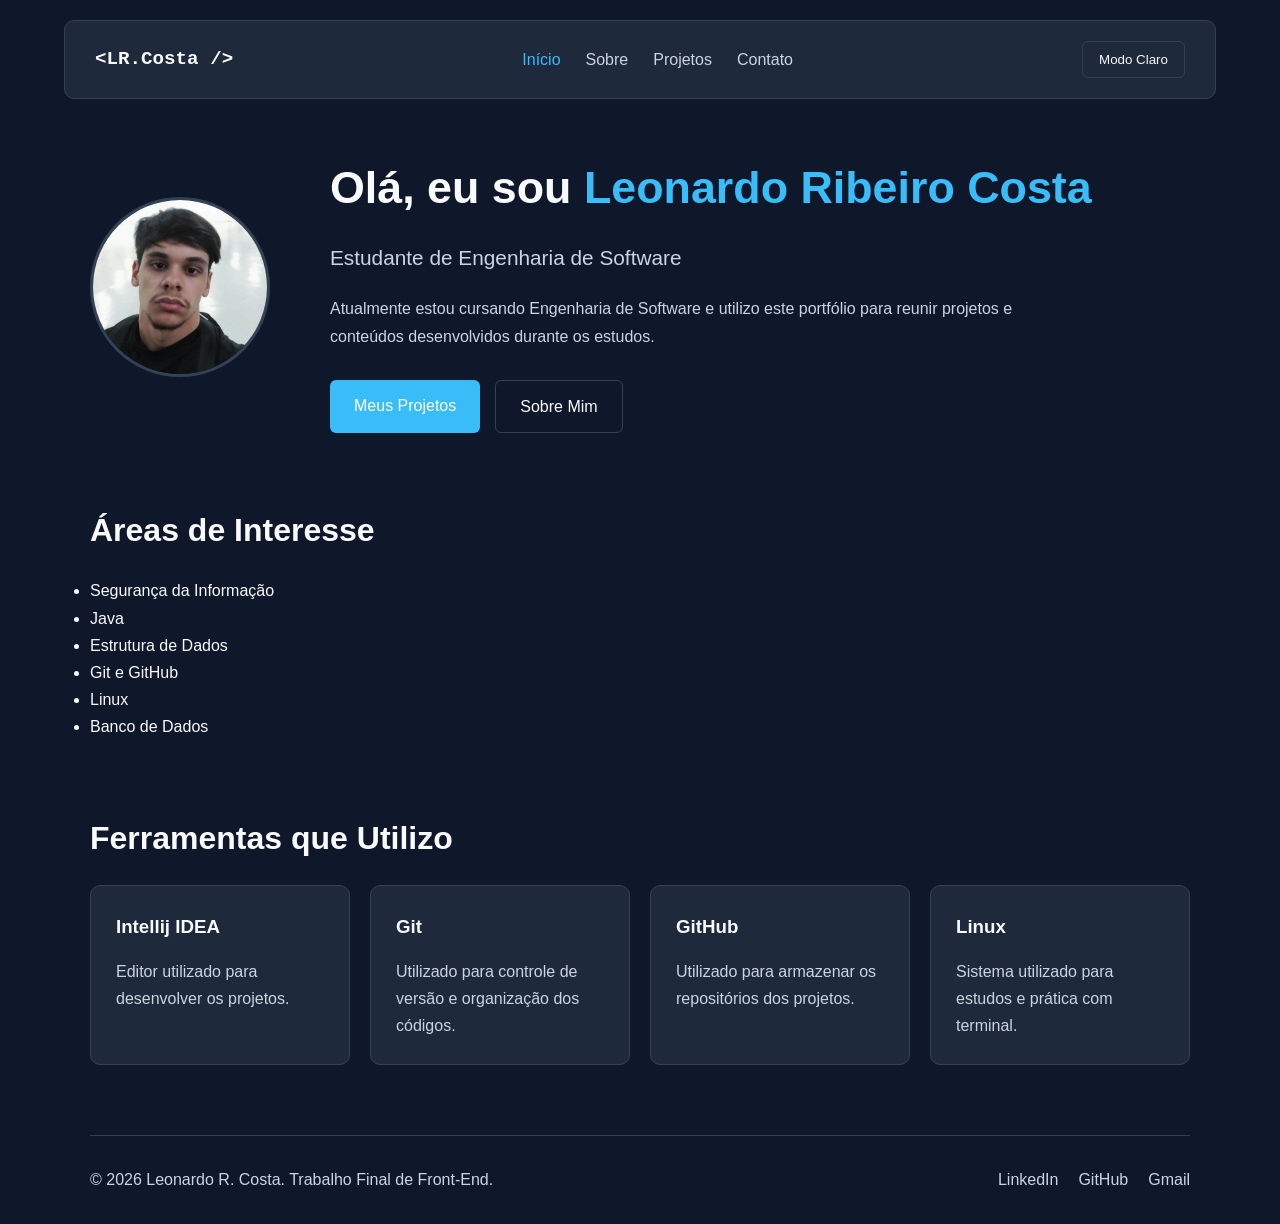
<file: index.html>
<!DOCTYPE html>
<html lang="pt-BR">

<head>

    <meta charset="UTF-8">

    <meta name="viewport"
          content="width=device-width, initial-scale=1.0">

    <meta name="description"
          content="Portfólio acadêmico de Leonardo Ribeiro Costa, estudante de Engenharia de Software.">

    <title>Leonardo R. Costa | Portfólio</title>

    <link rel="icon" href="imagens/designer-de-web.png"> 
    <link rel="stylesheet" href="css/style.css">

</head>

<body>

<header>

    <div class="logo">
        <span>&lt;LR.Costa /&gt;</span>
    </div>

    <nav>

        <ul>

            <li>
                <a href="index.html"
                   class="active">
                    Início
                </a>
            </li>

            <li>
                <a href="sobre.html">
                    Sobre
                </a>
            </li>

            <li>
                <a href="projetos.html">
                    Projetos
                </a>
            </li>

            <li>
                <a href="contato.html">
                    Contato
                </a>
            </li>

        </ul>

    </nav>

    <button id="btn-tema"
            aria-label="Alternar tema">

        Tema

    </button>

</header>


<main>

    <section class="hero-section">

        <div class="foto-container">

            <img src="imagens/imagem-perfil.jpeg"
                 alt="Foto de Leonardo Ribeiro Costa"
                 class="foto-perfil"
                 loading="lazy">

        </div>


        <div class="texto-hero">

            <h1>

                Olá, eu sou

                <span class="nome-destaque">

                    Leonardo Ribeiro Costa

                </span>

            </h1>


            <p class="subtitulo">

                Estudante de Engenharia de Software

            </p>


            <p class="descricao">

                Atualmente estou cursando Engenharia de Software e utilizo este portfólio para reunir projetos e conteúdos desenvolvidos durante os estudos.

            </p>


            <div class="botoes-acao">

                <a href="projetos.html"
                   class="btn-principal">

                    Meus Projetos

                </a>


                <a href="sobre.html"
                   class="btn-secundario">

                    Sobre Mim

                </a>

            </div>

        </div>

    </section>



    <section class="interesses">

        <h2>

            Áreas de Interesse

        </h2>

        <ul>

            <li>Segurança da Informação</li>

            <li>Java</li>

            <li>Estrutura de Dados</li>

            <li>Git e GitHub</li>

            <li>Linux</li>

            <li>Banco de Dados</li>

        </ul>

    </section>



    <section class="ferramentas">

        <h2>

            Ferramentas que Utilizo

        </h2>

        <div class="grid-skills">

            <article class="skill-box">

                <h3>Intellij IDEA</h3>

                <p>

                    Editor utilizado para desenvolver os projetos.

                </p>

            </article>


            <article class="skill-box">

                <h3>Git</h3>

                <p>

                    Utilizado para controle de versão e organização dos códigos.

                </p>

            </article>


            <article class="skill-box">

                <h3>GitHub</h3>

                <p>

                    Utilizado para armazenar os repositórios dos projetos.

                </p>

            </article>


            <article class="skill-box">

                <h3>Linux</h3>

                <p>

                    Sistema utilizado para estudos e prática com terminal.

                </p>

            </article>

        </div>

    </section>

</main>



<footer>

    <p>

        &copy; 2026 Leonardo R. Costa.
        Trabalho Final de Front-End.

    </p>


    <div class="redes-sociais">

        <a href="https://linkedin.com"
           target="_blank"
           rel="noopener noreferrer">

            LinkedIn

        </a>


        <a href="https://github.com/LeonardoRibeiro11"
           target="_blank"
           rel="noopener noreferrer">

            GitHub

        </a>

       <a href="https://mail.google.com/mail/?view=cm&fs=1&to=leonardoribeiro11@edu.unifil.br" target="_blank">Gmail</a>

    </div>

</footer>


<button id="btn-topo"
        aria-label="Voltar ao topo">

    ↑

</button>


<script src="js/script.js"></script>

</body>

</html>
</file>
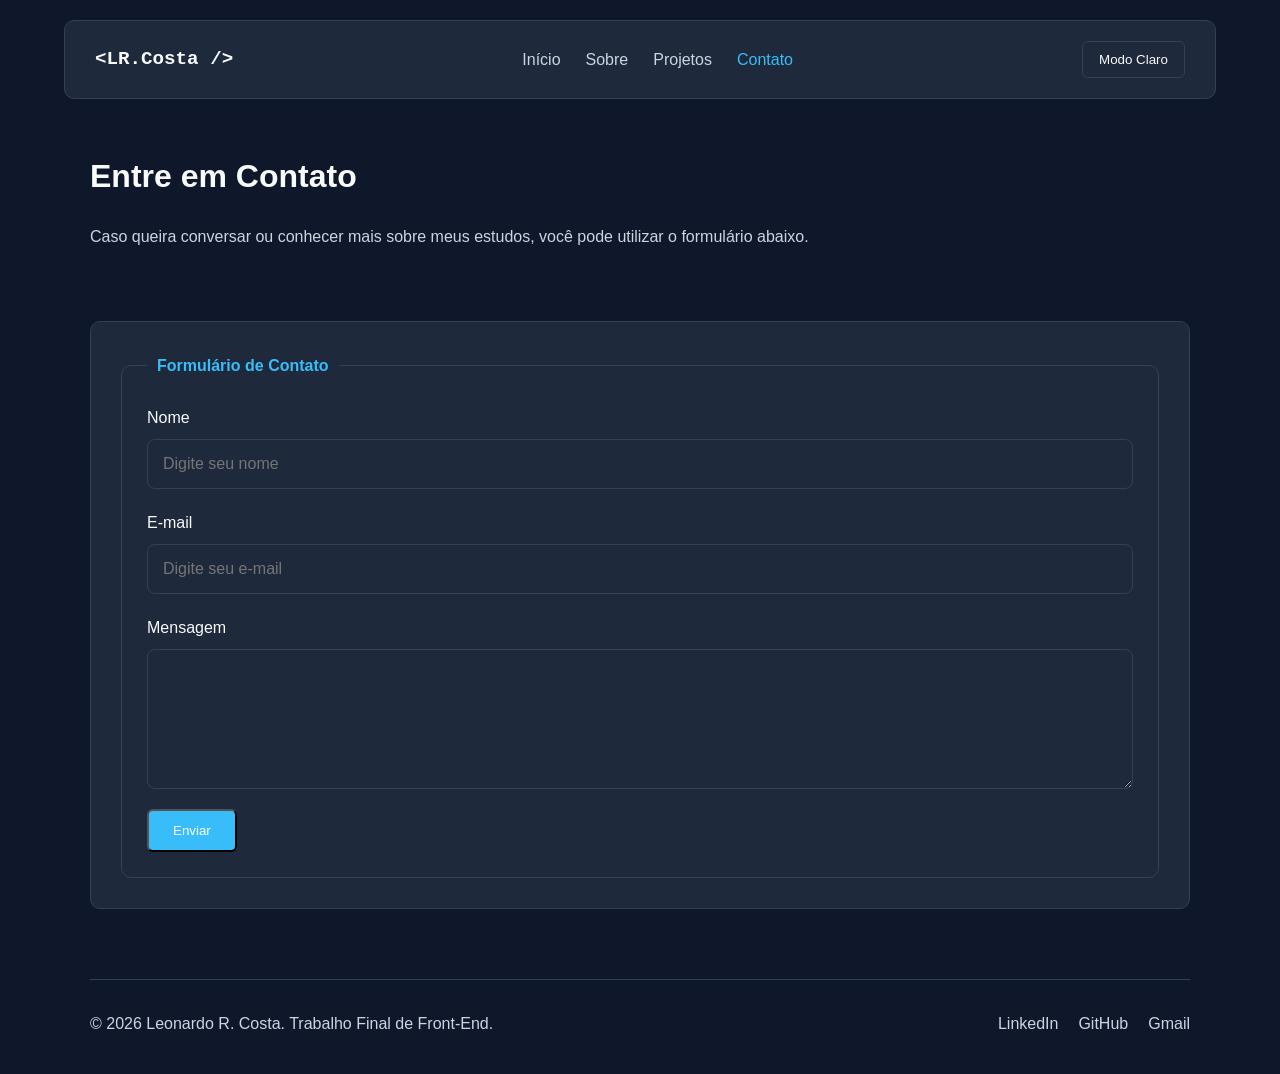
<file: contato.html>
<!DOCTYPE html>
<html lang="pt-BR">

<head>

    <meta charset="UTF-8">

    <meta name="viewport"
          content="width=device-width, initial-scale=1.0">

    <meta name="description"
          content="Página de contato do portfólio acadêmico de Leonardo Ribeiro Costa.">

    <title>Contato | Leonardo R. Costa</title>
    
    <link rel="icon" href="imagens/designer-de-web.png"> 
    <link rel="stylesheet" href="css/style.css">

</head>

<body>

<header>

    <div class="logo">

        <span>&lt;LR.Costa /&gt;</span>

    </div>

    <nav>

        <ul>

            <li>
                <a href="index.html">
                    Início
                </a>
            </li>

            <li>
                <a href="sobre.html">
                    Sobre
                </a>
            </li>

            <li>
                <a href="projetos.html">
                    Projetos
                </a>
            </li>

            <li>
                <a href="contato.html"
                   class="active">
                    Contato
                </a>
            </li>

        </ul>

    </nav>

    <button id="btn-tema"
            aria-label="Alternar tema">

        Tema

    </button>

</header>


<main>

    <section>

        <h2>

            Entre em Contato

        </h2>

        <p class="subtitulo-contato">

            Caso queira conversar ou conhecer mais sobre meus estudos, você pode utilizar o formulário abaixo.

        </p>

    </section>



    <section class="formulario">

        <form>

            <fieldset>

                <legend>

                    Formulário de Contato

                </legend>



                <div class="campo">

                    <label for="nome">

                        Nome

                    </label>

                    <input
                        type="text"
                        id="nome"
                        placeholder="Digite seu nome"
                        required>

                </div>



                <div class="campo">

                    <label for="email">

                        E-mail

                    </label>

                    <input
                        type="email"
                        id="email"
                        placeholder="Digite seu e-mail"
                        required>

                </div>



                <div class="campo">

                    <label for="mensagem">

                        Mensagem

                    </label>

                    <textarea
                        id="mensagem"
                        rows="6"
                        placeholder="Digite sua mensagem"
                        required>

                    </textarea>

                </div>



                <button
                    type="submit"
                    class="btn-principal">

                    Enviar

                </button>

            </fieldset>

        </form>

    </section>

</main>



<footer>

    <p>

        &copy; 2026 Leonardo R. Costa.
        Trabalho Final de Front-End.

    </p>

    <div class="redes-sociais">

        <a href="https://linkedin.com"
           target="_blank"
           rel="noopener noreferrer">

            LinkedIn

        </a>

        <a href="https://github.com/LeonardoRibeiro11"
           target="_blank"
           rel="noopener noreferrer">

            GitHub

        </a>

        <a href="https://mail.google.com/mail/?view=cm&fs=1&to=leonardoribeiro11@edu.unifil.br" target="_blank">Gmail</a>

    </div>

</footer>


<button id="btn-topo"
        aria-label="Voltar ao topo">

    ↑

</button>


<script src="js/script.js"></script>

</body>

</html>
</file>
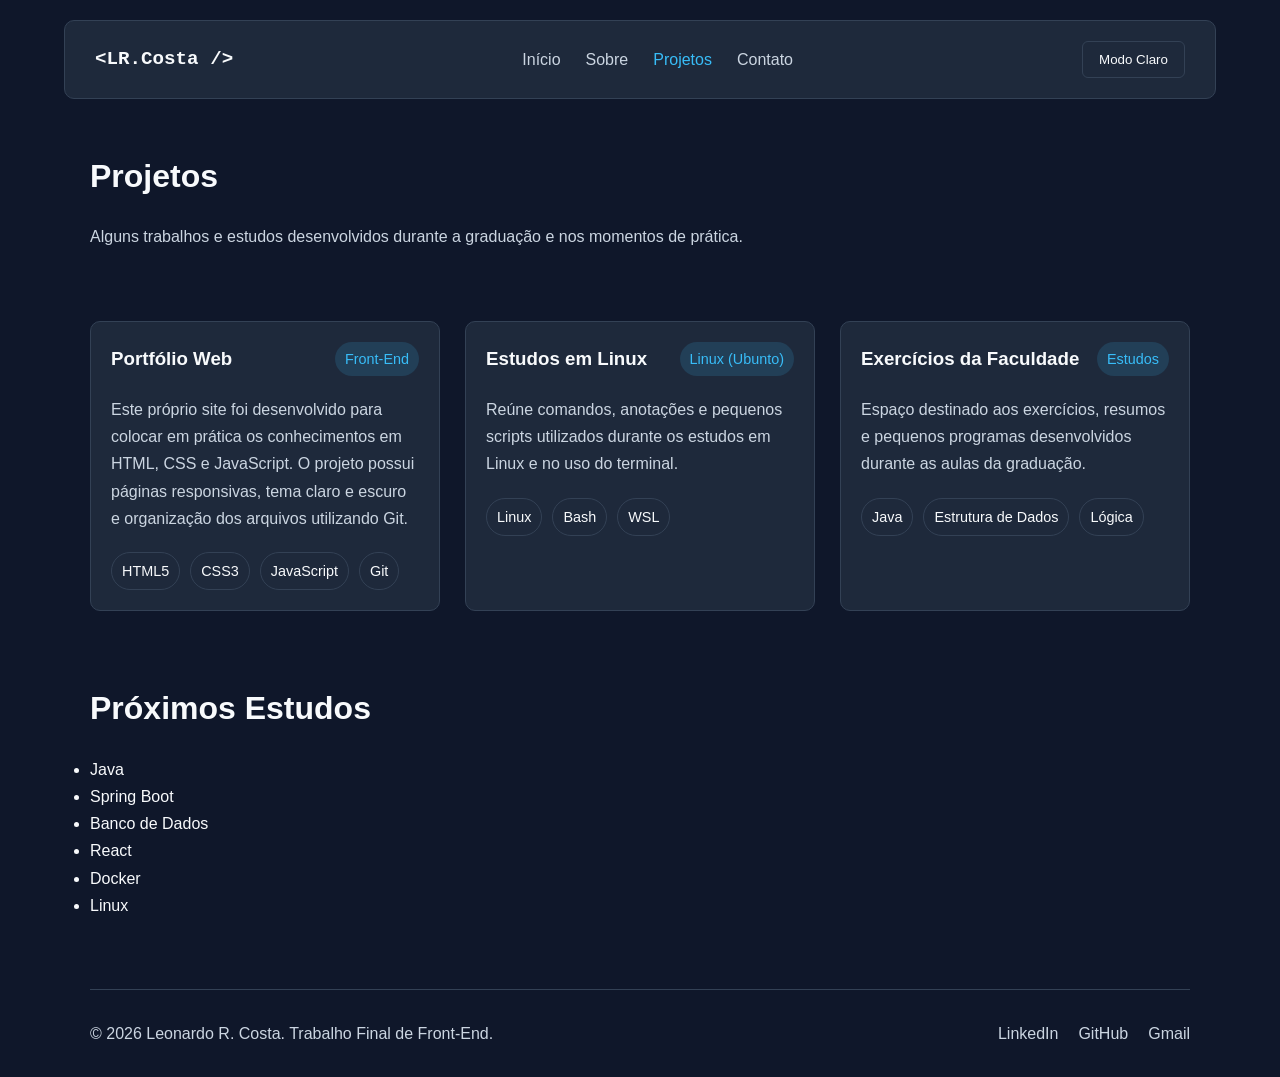
<file: projetos.html>
<!DOCTYPE html>
<html lang="pt-BR">

<head>

    <meta charset="UTF-8">

    <meta name="viewport"
          content="width=device-width, initial-scale=1.0">

    <meta name="description"
          content="Projetos e estudos desenvolvidos por Leonardo Ribeiro Costa durante a graduação em Engenharia de Software.">

    <title>Projetos | Leonardo R. Costa</title>
    
    <link rel="icon" href="imagens/designer-de-web.png"> 
    <link rel="stylesheet" href="css/style.css">

</head>

<body>

<header>

    <div class="logo">

        <span>&lt;LR.Costa /&gt;</span>

    </div>

    <nav>

        <ul>

            <li>
                <a href="index.html">
                    Início
                </a>
            </li>

            <li>
                <a href="sobre.html">
                    Sobre
                </a>
            </li>

            <li>
                <a href="projetos.html"
                   class="active">
                    Projetos
                </a>
            </li>

            <li>
                <a href="contato.html">
                    Contato
                </a>
            </li>

        </ul>

    </nav>

    <button id="btn-tema"
            aria-label="Alternar tema">

        Tema

    </button>

</header>


<main>

    <section>

        <h2>

            Projetos

        </h2>

        <p class="subtitulo-projetos">

            Alguns trabalhos e estudos desenvolvidos durante a graduação e nos momentos de prática.

        </p>

    </section>



    <section class="grid-projetos">

        <article class="projeto-card">

            <div class="card-header">

                <h3>

                    Portfólio Web

                </h3>

                <span class="badge">

                    Front-End

                </span>

            </div>

            <p class="projeto-detalhe">

                Este próprio site foi desenvolvido para colocar em prática os conhecimentos em HTML, CSS e JavaScript. O projeto possui páginas responsivas, tema claro e escuro e organização dos arquivos utilizando Git.

            </p>

            <div class="tecnologias-usadas">

                <span>HTML5</span>

                <span>CSS3</span>

                <span>JavaScript</span>

                <span>Git</span>

            </div>

        </article>



        <article class="projeto-card">

            <div class="card-header">

                <h3>

                    Estudos em Linux

                </h3>

                <span class="badge">

                    Linux (Ubunto)

                </span>

            </div>

            <p class="projeto-detalhe">

                Reúne comandos, anotações e pequenos scripts utilizados durante os estudos em Linux e no uso do terminal.

            </p>

            <div class="tecnologias-usadas">

                <span>Linux</span>

                <span>Bash</span>

                <span>WSL</span>

            </div>

        </article>



        <article class="projeto-card">

            <div class="card-header">

                <h3>

                    Exercícios da Faculdade

                </h3>

                <span class="badge">

                    Estudos

                </span>

            </div>

            <p class="projeto-detalhe">

                Espaço destinado aos exercícios, resumos e pequenos programas desenvolvidos durante as aulas da graduação.

            </p>

            <div class="tecnologias-usadas">

                <span>Java</span>

                <span>Estrutura de Dados</span>

                <span>Lógica</span>

            </div>

        </article>

    </section>



    <section class="interesses">

        <h2>

            Próximos Estudos

        </h2>

        <ul>

            <li>Java</li>

            <li>Spring Boot</li>

            <li>Banco de Dados</li>

            <li>React</li>

            <li>Docker</li>

            <li>Linux</li>

        </ul>

    </section>

</main>



<footer>

    <p>

        &copy; 2026 Leonardo R. Costa.
        Trabalho Final de Front-End.

    </p>

    <div class="redes-sociais">

        <a href="https://linkedin.com"
           target="_blank"
           rel="noopener noreferrer">

            LinkedIn

        </a>

        <a href="https://github.com/LeonardoRibeiro11"
           target="_blank"
           rel="noopener noreferrer">

            GitHub

        </a>

       <a href="https://mail.google.com/mail/?view=cm&fs=1&to=leonardoribeiro11@edu.unifil.br" target="_blank">Gmail</a>

    </div>

</footer>


<button id="btn-topo"
        aria-label="Voltar ao topo">

    ↑

</button>


<script src="js/script.js"></script>

</body>

</html>
</file>
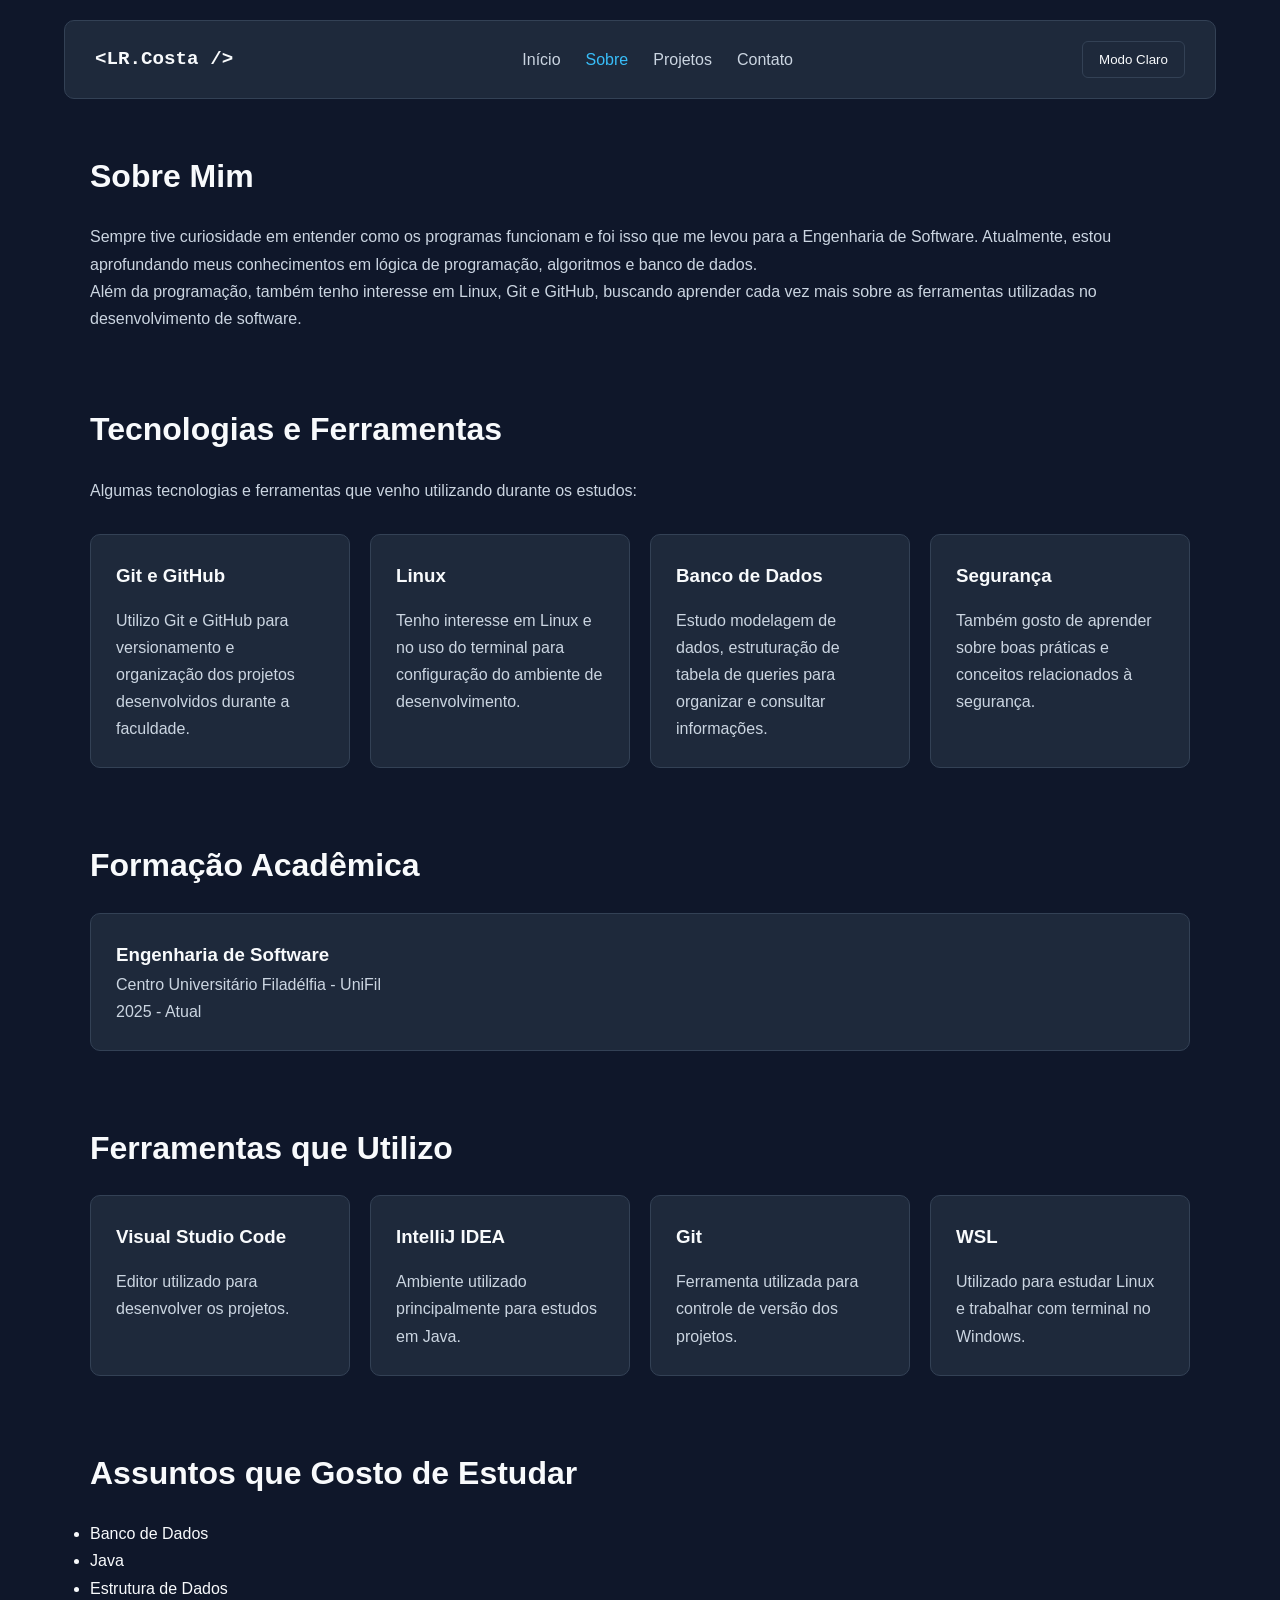
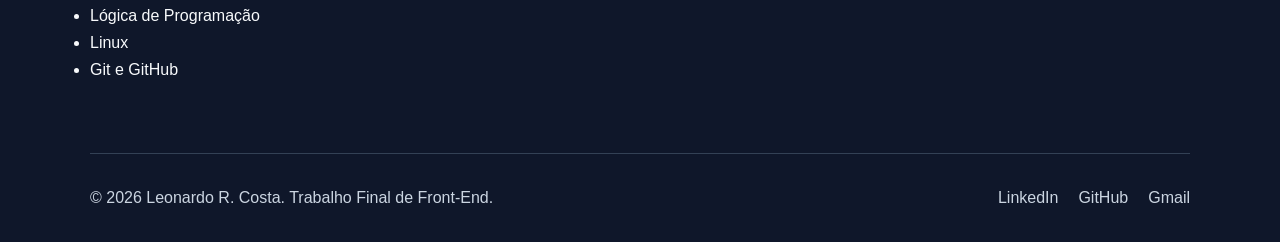
<file: sobre.html>
<!DOCTYPE html>
<html lang="pt-BR">

<head>

    <meta charset="UTF-8">

    <meta name="viewport"
          content="width=device-width, initial-scale=1.0">

    <meta name="description"
          content="Informações sobre Leonardo Ribeiro Costa e as tecnologias utilizadas durante os estudos em Engenharia de Software.">

    <title>Sobre Mim | Leonardo R. Costa</title>

    <link rel="icon" href="imagens/designer-de-web.png"> 
    <link rel="stylesheet" href="css/style.css">

</head>

<body>

<header>

    <div class="logo">

        <span>&lt;LR.Costa /&gt;</span>

    </div>

    <nav>

        <ul>

            <li>
                <a href="index.html">
                    Início
                </a>
            </li>

            <li>
                <a href="sobre.html"
                   class="active">
                    Sobre
                </a>
            </li>

            <li>
                <a href="projetos.html">
                    Projetos
                </a>
            </li>

            <li>
                <a href="contato.html">
                    Contato
                </a>
            </li>

        </ul>

    </nav>

    <button id="btn-tema"
            aria-label="Alternar tema">

        Tema

    </button>

</header>


<main>

    <section class="sobre-mim">

        <h2>

            Sobre Mim

        </h2>

        <p>

            Sempre tive curiosidade em entender como os programas funcionam e foi isso que me levou para a Engenharia de Software. Atualmente, estou aprofundando meus conhecimentos em lógica de programação, algoritmos e banco de dados.

        </p>

        <p>

            Além da programação, também tenho interesse em Linux, Git e GitHub, buscando aprender cada vez mais sobre as ferramentas utilizadas no desenvolvimento de software.

        </p>

    </section>



    <section class="stack-section">

        <h2>

            Tecnologias e Ferramentas

        </h2>

        <p class="contexto-stack">

            Algumas tecnologias e ferramentas que venho utilizando durante os estudos:

        </p>


        <div class="grid-skills">

            <article class="skill-box">

                <h3>

                    Git e GitHub

                </h3>

                <p>

                    Utilizo Git e GitHub para versionamento e organização dos projetos desenvolvidos durante a faculdade.

                </p>

            </article>


            <article class="skill-box">

                <h3>

                    Linux

                </h3>

                <p>

                    Tenho interesse em Linux e no uso do terminal para configuração do ambiente de desenvolvimento.

                </p>

            </article>


            <article class="skill-box">

                <h3>

                    Banco de Dados

                </h3>

                <p>

                    Estudo modelagem de dados, estruturação de tabela de queries para organizar e consultar informações.

                </p>

            </article>


            <article class="skill-box">

                <h3>

                    Segurança

                </h3>

                <p>

                    Também gosto de aprender sobre boas práticas e conceitos relacionados à segurança.

                </p>

            </article>

        </div>

    </section>



    <section class="formacao">

        <h2>

            Formação Acadêmica

        </h2>

        <article class="formacao-card">

            <h3>

                Engenharia de Software

            </h3>

            <p>

                Centro Universitário Filadélfia - UniFil

            </p>

            <p>

                2025 - Atual

            </p>

        </article>

    </section>



    <section class="ferramentas">

        <h2>

            Ferramentas que Utilizo

        </h2>

        <div class="grid-skills">

            <article class="skill-box">

                <h3>

                    Visual Studio Code

                </h3>

                <p>

                    Editor utilizado para desenvolver os projetos.

                </p>

            </article>


            <article class="skill-box">

                <h3>

                    IntelliJ IDEA

                </h3>

                <p>

                    Ambiente utilizado principalmente para estudos em Java.

                </p>

            </article>


            <article class="skill-box">

                <h3>

                    Git

                </h3>

                <p>

                    Ferramenta utilizada para controle de versão dos projetos.

                </p>

            </article>


            <article class="skill-box">

                <h3>

                    WSL

                </h3>

                <p>

                    Utilizado para estudar Linux e trabalhar com terminal no Windows.

                </p>

            </article>

        </div>

    </section>



    <section class="interesses">

        <h2>

            Assuntos que Gosto de Estudar

        </h2>

        <ul>

            <li>Banco de Dados</li>

            <li>Java</li>

            <li>Estrutura de Dados</li>

            <li>Lógica de Programação</li>

            <li>Linux</li>

            <li>Git e GitHub</li>

        </ul>

    </section>

</main>



<footer>

    <p>

        &copy; 2026 Leonardo R. Costa.
        Trabalho Final de Front-End.

    </p>

    <div class="redes-sociais">

        <a href="https://linkedin.com"
           target="_blank"
           rel="noopener noreferrer">

            LinkedIn

        </a>

        <a href="https://github.com/LeonardoRibeiro11"
           target="_blank"
           rel="noopener noreferrer">

            GitHub

        </a>

        <a href="https://mail.google.com/mail/?view=cm&fs=1&to=leonardoribeiro11@edu.unifil.br" target="_blank">Gmail</a>
    
    </div>

</footer>


<button id="btn-topo"
        aria-label="Voltar ao topo">

    ↑

</button>


<script src="js/script.js"></script>

</body>

</html>
</file>
<file: css/style.css>
*{
    margin: 0;
    padding: 0;
    box-sizing: border-box;
}

:root{
    --fundo:#0f172a;
    --card:#1e293b;
    --texto:#f8fafc;
    --texto-secundario:#cbd5e1;
    --destaque:#38bdf8;
    --borda:#334155;
    --largura-maxima:1100px;
}

body.light-theme{
    --fundo:#f1f5f9;
    --card:#ffffff;
    --texto:#0f172a;
    --texto-secundario:#475569;
    --destaque:#0284c7;
    --borda:#cbd5e1;
}

body{
    background-color: var(--fundo);
    color: var(--texto);
    font-family: Arial, Helvetica, sans-serif;
    line-height: 1.7;
}

a{
    text-decoration: none;
    color: inherit;
}

header{
    width: 90%;
    max-width: 1200px;

    margin: 20px auto;

    padding: 20px 30px;

    display: flex;
    justify-content: space-between;
    align-items: center;

    background-color: var(--card);

    border: 1px solid var(--borda);

    border-radius: 10px;
}

.logo{
    font-size: 1.2rem;
    font-weight: bold;
    font-family: Consolas, monospace;
}

nav ul{
    list-style: none;

    display: flex;

    gap: 25px;
}

nav a{
    color: var(--texto-secundario);

    transition: .3s;
}

nav a:hover,
nav a.active{
    color: var(--destaque);
}

#btn-tema{
    background: none;

    border: 1px solid var(--borda);

    color: var(--texto);

    padding: 10px 16px;

    border-radius: 6px;

    cursor: pointer;

    transition: .3s;
}

#btn-tema:hover{
    border-color: var(--destaque);
}

main{
    width: 90%;
    max-width: var(--largura-maxima);

    margin: 50px auto;
}

.hero-section{
    display: flex;

    align-items: center;

    gap: 60px;
}

.foto-perfil{
    width: 180px;
    height: 180px;

    border-radius: 50%;

    object-fit: cover;

    border: 3px solid var(--borda);

    transition: .3s;
}

.foto-perfil:hover{
    transform: scale(1.03);
}

.hero-section h1{
    font-size: 2.8rem;

    margin-bottom: 15px;
}

.nome-destaque{
    color: var(--destaque);
}

.subtitulo{
    color: var(--texto-secundario);

    font-size: 1.3rem;

    margin-bottom: 20px;
}

.descricao{
    color: var(--texto-secundario);

    margin-bottom: 30px;

    max-width: 700px;
}

.botoes-acao{
    display: flex;

    gap: 15px;
}

.btn-principal{
    background-color: var(--destaque);

    color: white;

    padding: 12px 24px;

    border-radius: 6px;

    transition: .3s;
}

.btn-principal:hover{
    transform: translateY(-2px);
}

.btn-secundario{
    border: 1px solid var(--borda);

    padding: 12px 24px;

    border-radius: 6px;

    transition: .3s;
}

.btn-secundario:hover{
    border-color: var(--destaque);
}

section{
    margin-bottom: 70px;
}

h2{
    margin-bottom: 20px;

    font-size: 2rem;
}

p{
    color: var(--texto-secundario);
}

.grid-skills{
    display: grid;

    grid-template-columns: repeat(auto-fit,minmax(250px,1fr));

    gap: 20px;
}

.skill-box{
    background-color: var(--card);

    border: 1px solid var(--borda);

    padding: 25px;

    border-radius: 10px;

    transition: .3s;
}

.skill-box:hover{
    transform: translateY(-5px);
}

.skill-box h3{
    margin-bottom: 15px;
}

.formacao-card{
    background-color: var(--card);

    border: 1px solid var(--borda);

    padding: 25px;

    border-radius: 10px;
}

.habilidade{
    margin-bottom: 20px;
}

.barra{
    background-color: var(--card);

    height: 12px;

    border-radius: 20px;

    overflow: hidden;
}


.subtitulo-projetos,
.subtitulo-contato,
.contexto-stack{
    color: var(--texto-secundario);

    margin-bottom: 30px;
}


.grid-projetos{
    display: grid;

    grid-template-columns: repeat(auto-fit,minmax(300px,1fr));

    gap: 25px;
}

.projeto-card{
    background-color: var(--card);

    border: 1px solid var(--borda);

    border-radius: 10px;

    overflow: hidden;

    transition: .3s;
}

.projeto-card:hover{
    transform: translateY(-5px);
}

.imagem-projeto{
    width: 100%;

    height: 180px;

    object-fit: cover;
}

.card-header{
    display: flex;

    justify-content: space-between;

    align-items: center;

    padding: 20px 20px 0 20px;
}

.badge{
    background-color: rgba(56,189,248,.15);

    color: var(--destaque);

    padding: 5px 10px;

    border-radius: 20px;

    font-size: .9rem;
}

.projeto-detalhe{
    padding: 20px;

    color: var(--texto-secundario);
}

.tecnologias-usadas{
    padding: 0 20px 20px 20px;

    display: flex;

    flex-wrap: wrap;

    gap: 10px;
}

.tecnologias-usadas span{
    border: 1px solid var(--borda);

    padding: 6px 10px;

    border-radius: 20px;

    font-size: .9rem;
}


.formulario{
    background-color: var(--card);

    border: 1px solid var(--borda);

    padding: 30px;

    border-radius: 10px;
}

.campo{
    display: flex;

    flex-direction: column;

    margin-bottom: 20px;
}

.campo label{
    margin-bottom: 8px;
}

.campo input,
.campo textarea{
    background-color: transparent;

    border: 1px solid var(--borda);

    color: var(--texto);

    padding: 15px;

    border-radius: 8px;

    outline: none;

    font-size: 1rem;
}

.campo textarea{
    resize: vertical;
}

.campo input:focus,
.campo textarea:focus{
    border-color: var(--destaque);
}


footer{
    width: 90%;

    max-width: var(--largura-maxima);

    margin: 60px auto 30px auto;

    padding-top: 30px;

    border-top: 1px solid var(--borda);

    display: flex;

    justify-content: space-between;

    align-items: center;

    flex-wrap: wrap;

    gap: 20px;
}

.redes-sociais{
    display: flex;

    gap: 20px;
}

.redes-sociais a{
    color: var(--texto-secundario);

    transition: .3s;
}

.redes-sociais a:hover{
    color: var(--destaque);
}


#btn-topo{
    position: fixed;

    right: 30px;

    bottom: 30px;

    width: 50px;

    height: 50px;

    border: none;

    border-radius: 50%;

    background-color: var(--destaque);

    color: white;

    cursor: pointer;

    font-size: 1.1rem;

    transition: .3s;
}

#btn-topo:hover{
    transform: scale(1.1);
}


@media(max-width: 850px){

    header{
        flex-direction: column;

        gap: 20px;
    }

    nav ul{
        flex-wrap: wrap;

        justify-content: center;
    }

    .hero-section{
        flex-direction: column;

        text-align: center;
    }

    .botoes-acao{
        justify-content: center;
    }

    .card-header{
        flex-direction: column;

        align-items: flex-start;

        gap: 10px;
    }

    footer{
        flex-direction: column;

        text-align: center;
    }

}

@media(max-width:600px){

    .hero-section h1{
        font-size: 2.1rem;
    }

    h2{
        font-size: 1.7rem;
    }

    .botoes-acao{
        flex-direction: column;
    }

    .btn-principal,
    .btn-secundario{
        text-align: center;
    }

    #btn-topo{
        width: 45px;

        height: 45px;

        right: 20px;

        bottom: 20px;
    }

}

fieldset{
    border: 1px solid var(--borda);

    border-radius: 10px;

    padding: 25px;
}

legend{
    padding: 0 10px;

    color: var(--destaque);

    font-weight: bold;
}
</file>
